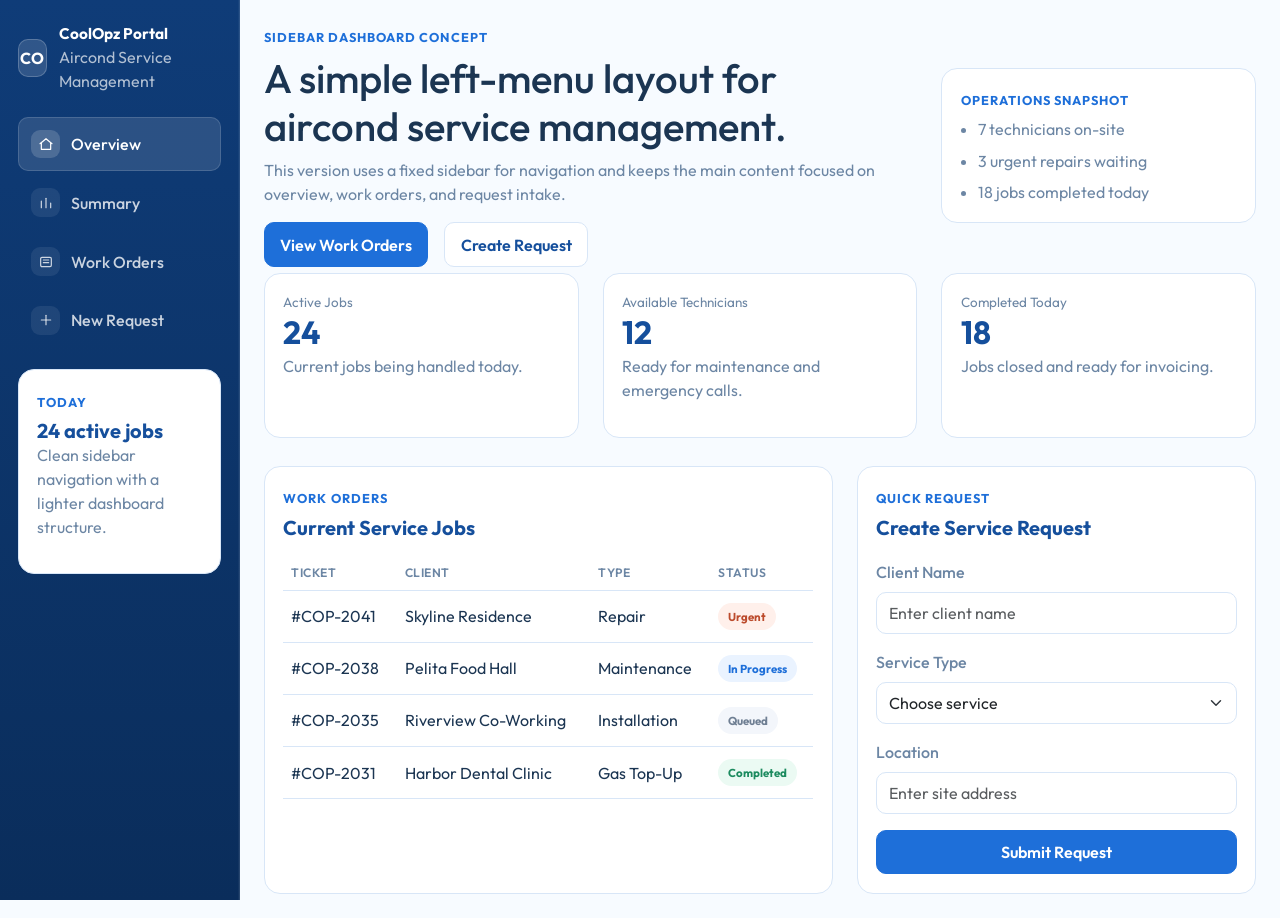
<file: index.html>
<!DOCTYPE html>
<html lang="en">
<head>
    <meta charset="UTF-8">
    <meta name="viewport" content="width=device-width, initial-scale=1.0">
    <title>CoolOpz Portal</title>
    <link rel="preconnect" href="https://fonts.googleapis.com">
    <link rel="preconnect" href="https://fonts.gstatic.com" crossorigin>
    <link href="https://fonts.googleapis.com/css2?family=Outfit:wght@300;400;500;600;700&display=swap" rel="stylesheet">
    <link href="https://cdn.jsdelivr.net/npm/bootstrap@5.3.3/dist/css/bootstrap.min.css" rel="stylesheet" integrity="sha384-QWTKZyjpPEjISv5WaRU9OFeRpok6YctnYmDr5pNlyT2bRjXh0JMhjY6hW+ALEwIH" crossorigin="anonymous">
    <link rel="stylesheet" href="assets/css/theme.css">
</head>
<body>
    <div class="portal-layout">
        <aside class="portal-sidebar">
            <div>
                <a class="sidebar-brand" href="#overview">
                    <span class="brand-mark">CO</span>
                    <span>
                        <span class="brand-title d-block">CoolOpz Portal</span>
                        <span class="brand-subtitle d-block">Aircond Service Management</span>
                    </span>
                </a>

                <nav class="sidebar-nav mt-4">
                    <a class="sidebar-link active" href="#overview">
                        <span class="sidebar-icon" aria-hidden="true">
                            <svg viewBox="0 0 24 24" fill="none" stroke="currentColor" stroke-width="1.8" stroke-linecap="round" stroke-linejoin="round">
                                <path d="M3 11.5 12 4l9 7.5"></path>
                                <path d="M5 10.5V20h14v-9.5"></path>
                            </svg>
                        </span>
                        <span>Overview</span>
                    </a>
                    <a class="sidebar-link" href="#stats">
                        <span class="sidebar-icon" aria-hidden="true">
                            <svg viewBox="0 0 24 24" fill="none" stroke="currentColor" stroke-width="1.8" stroke-linecap="round" stroke-linejoin="round">
                                <path d="M5 19V9"></path>
                                <path d="M12 19V5"></path>
                                <path d="M19 19v-7"></path>
                            </svg>
                        </span>
                        <span>Summary</span>
                    </a>
                    <a class="sidebar-link" href="#jobs">
                        <span class="sidebar-icon" aria-hidden="true">
                            <svg viewBox="0 0 24 24" fill="none" stroke="currentColor" stroke-width="1.8" stroke-linecap="round" stroke-linejoin="round">
                                <rect x="4" y="5" width="16" height="14" rx="2"></rect>
                                <path d="M8 9h8"></path>
                                <path d="M8 13h8"></path>
                            </svg>
                        </span>
                        <span>Work Orders</span>
                    </a>
                    <a class="sidebar-link" href="#request">
                        <span class="sidebar-icon" aria-hidden="true">
                            <svg viewBox="0 0 24 24" fill="none" stroke="currentColor" stroke-width="1.8" stroke-linecap="round" stroke-linejoin="round">
                                <path d="M12 5v14"></path>
                                <path d="M5 12h14"></path>
                            </svg>
                        </span>
                        <span>New Request</span>
                    </a>
                </nav>
            </div>

            <div class="sidebar-footer">
                <div class="simple-panel sidebar-card">
                    <span class="section-label">Today</span>
                    <h2 class="panel-title">24 active jobs</h2>
                    <p>Clean sidebar navigation with a lighter dashboard structure.</p>
                </div>
            </div>
        </aside>

        <main class="portal-main">
            <section class="hero-section" id="overview">
                <div class="row align-items-center g-4">
                    <div class="col-xl-8">
                        <span class="section-label">Sidebar dashboard concept</span>
                        <h1 class="hero-title">A simple left-menu layout for aircond service management.</h1>
                        <p class="hero-copy">This version uses a fixed sidebar for navigation and keeps the main content focused on overview, work orders, and request intake.</p>
                        <div class="d-flex flex-wrap gap-3">
                            <a class="btn btn-portal-primary" href="#jobs">View Work Orders</a>
                            <a class="btn btn-portal-secondary" href="#request">Create Request</a>
                        </div>
                    </div>
                    <div class="col-xl-4">
                        <div class="simple-panel hero-note">
                            <span class="section-label">Operations snapshot</span>
                            <ul class="snapshot-list">
                                <li>7 technicians on-site</li>
                                <li>3 urgent repairs waiting</li>
                                <li>18 jobs completed today</li>
                            </ul>
                        </div>
                    </div>
                </div>
            </section>

            <section class="row g-3 g-lg-4" id="stats">
                <div class="col-md-4">
                    <div class="simple-panel stat-card">
                        <span class="stat-label">Active Jobs</span>
                        <strong class="stat-value">24</strong>
                        <p>Current jobs being handled today.</p>
                    </div>
                </div>
                <div class="col-md-4">
                    <div class="simple-panel stat-card">
                        <span class="stat-label">Available Technicians</span>
                        <strong class="stat-value">12</strong>
                        <p>Ready for maintenance and emergency calls.</p>
                    </div>
                </div>
                <div class="col-md-4">
                    <div class="simple-panel stat-card">
                        <span class="stat-label">Completed Today</span>
                        <strong class="stat-value">18</strong>
                        <p>Jobs closed and ready for invoicing.</p>
                    </div>
                </div>
            </section>

            <section class="row g-4 mt-1">
                <div class="col-xl-7" id="jobs">
                    <div class="simple-panel h-100">
                        <span class="section-label">Work orders</span>
                        <h2 class="panel-title">Current Service Jobs</h2>

                        <div class="table-responsive mt-3">
                            <table class="table portal-table align-middle mb-0">
                                <thead>
                                    <tr>
                                        <th>Ticket</th>
                                        <th>Client</th>
                                        <th>Type</th>
                                        <th>Status</th>
                                    </tr>
                                </thead>
                                <tbody>
                                    <tr>
                                        <td>#COP-2041</td>
                                        <td>Skyline Residence</td>
                                        <td>Repair</td>
                                        <td><span class="status-badge status-urgent">Urgent</span></td>
                                    </tr>
                                    <tr>
                                        <td>#COP-2038</td>
                                        <td>Pelita Food Hall</td>
                                        <td>Maintenance</td>
                                        <td><span class="status-badge status-progress">In Progress</span></td>
                                    </tr>
                                    <tr>
                                        <td>#COP-2035</td>
                                        <td>Riverview Co-Working</td>
                                        <td>Installation</td>
                                        <td><span class="status-badge status-queued">Queued</span></td>
                                    </tr>
                                    <tr>
                                        <td>#COP-2031</td>
                                        <td>Harbor Dental Clinic</td>
                                        <td>Gas Top-Up</td>
                                        <td><span class="status-badge status-complete">Completed</span></td>
                                    </tr>
                                </tbody>
                            </table>
                        </div>
                    </div>
                </div>

                <div class="col-xl-5" id="request">
                    <div class="simple-panel h-100">
                        <span class="section-label">Quick request</span>
                        <h2 class="panel-title">Create Service Request</h2>
                        <form class="row g-3 mt-1">
                            <div class="col-12">
                                <label class="form-label">Client Name</label>
                                <input type="text" class="form-control" placeholder="Enter client name">
                            </div>
                            <div class="col-12">
                                <label class="form-label">Service Type</label>
                                <select class="form-select">
                                    <option selected>Choose service</option>
                                    <option>Maintenance</option>
                                    <option>Repair</option>
                                    <option>Installation</option>
                                </select>
                            </div>
                            <div class="col-12">
                                <label class="form-label">Location</label>
                                <input type="text" class="form-control" placeholder="Enter site address">
                            </div>
                            <div class="col-12">
                                <button type="button" class="btn btn-portal-primary w-100">Submit Request</button>
                            </div>
                        </form>
                    </div>
                </div>
            </section>
        </main>
    </div>

    <script src="https://cdn.jsdelivr.net/npm/bootstrap@5.3.3/dist/js/bootstrap.bundle.min.js" integrity="sha384-YvpcrYf0tY3lHB60NNkmXc5s9fDVZLESaAA55NDzOxhy9GkcIdslK1eN7N6jIeHz" crossorigin="anonymous"></script>
</body>
</html>
</file>
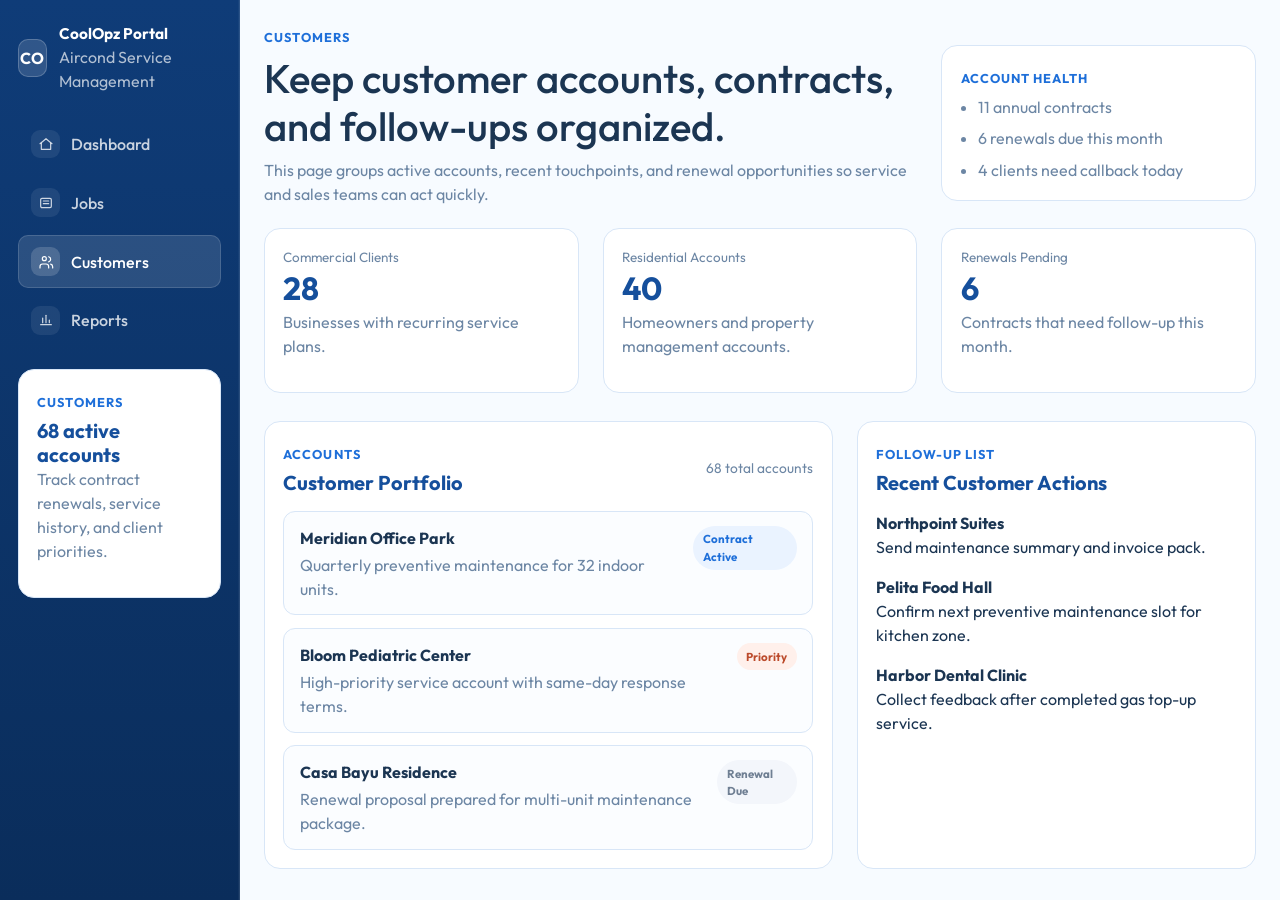
<file: customers.html>
<!DOCTYPE html>
<html lang="en">
<head>
    <meta charset="UTF-8">
    <meta name="viewport" content="width=device-width, initial-scale=1.0">
    <title>CoolOpz Portal | Customers</title>
    <link rel="preconnect" href="https://fonts.googleapis.com">
    <link rel="preconnect" href="https://fonts.gstatic.com" crossorigin>
    <link href="https://fonts.googleapis.com/css2?family=Outfit:wght@300;400;500;600;700&display=swap" rel="stylesheet">
    <link href="https://cdn.jsdelivr.net/npm/bootstrap@5.3.3/dist/css/bootstrap.min.css" rel="stylesheet" integrity="sha384-QWTKZyjpPEjISv5WaRU9OFeRpok6YctnYmDr5pNlyT2bRjXh0JMhjY6hW+ALEwIH" crossorigin="anonymous">
    <link rel="stylesheet" href="assets/css/theme.css">
</head>
<body>
    <div class="portal-layout">
        <aside class="portal-sidebar">
            <div>
                <a class="sidebar-brand" href="index.html">
                    <span class="brand-mark">CO</span>
                    <span>
                        <span class="brand-title d-block">CoolOpz Portal</span>
                        <span class="brand-subtitle d-block">Aircond Service Management</span>
                    </span>
                </a>

                <nav class="sidebar-nav mt-4">
                    <a class="sidebar-link" href="index.html">
                        <span class="sidebar-icon" aria-hidden="true">
                            <svg viewBox="0 0 24 24" fill="none" stroke="currentColor" stroke-width="1.8" stroke-linecap="round" stroke-linejoin="round">
                                <path d="M3 11.5 12 4l9 7.5"></path>
                                <path d="M5 10.5V20h14v-9.5"></path>
                            </svg>
                        </span>
                        <span>Dashboard</span>
                    </a>
                    <a class="sidebar-link" href="jobs.html">
                        <span class="sidebar-icon" aria-hidden="true">
                            <svg viewBox="0 0 24 24" fill="none" stroke="currentColor" stroke-width="1.8" stroke-linecap="round" stroke-linejoin="round">
                                <rect x="4" y="5" width="16" height="14" rx="2"></rect>
                                <path d="M8 9h8"></path>
                                <path d="M8 13h8"></path>
                            </svg>
                        </span>
                        <span>Jobs</span>
                    </a>
                    <a class="sidebar-link active" href="customers.html">
                        <span class="sidebar-icon" aria-hidden="true">
                            <svg viewBox="0 0 24 24" fill="none" stroke="currentColor" stroke-width="1.8" stroke-linecap="round" stroke-linejoin="round">
                                <path d="M16 21v-2a4 4 0 0 0-4-4H7a4 4 0 0 0-4 4v2"></path>
                                <circle cx="9.5" cy="7" r="3"></circle>
                                <path d="M22 21v-2a4 4 0 0 0-3-3.87"></path>
                                <path d="M16 4.13a4 4 0 0 1 0 7.75"></path>
                            </svg>
                        </span>
                        <span>Customers</span>
                    </a>
                    <a class="sidebar-link" href="reports.html">
                        <span class="sidebar-icon" aria-hidden="true">
                            <svg viewBox="0 0 24 24" fill="none" stroke="currentColor" stroke-width="1.8" stroke-linecap="round" stroke-linejoin="round">
                                <path d="M4 19h16"></path>
                                <path d="M7 16V9"></path>
                                <path d="M12 16V5"></path>
                                <path d="M17 16v-4"></path>
                            </svg>
                        </span>
                        <span>Reports</span>
                    </a>
                </nav>
            </div>

            <div class="sidebar-footer">
                <div class="simple-panel sidebar-card">
                    <span class="section-label">Customers</span>
                    <h2 class="panel-title">68 active accounts</h2>
                    <p>Track contract renewals, service history, and client priorities.</p>
                </div>
            </div>
        </aside>

        <main class="portal-main">
            <section class="hero-section">
                <div class="row align-items-center g-4">
                    <div class="col-xl-8">
                        <span class="section-label">Customers</span>
                        <h1 class="hero-title">Keep customer accounts, contracts, and follow-ups organized.</h1>
                        <p class="hero-copy">This page groups active accounts, recent touchpoints, and renewal opportunities so service and sales teams can act quickly.</p>
                    </div>
                    <div class="col-xl-4">
                        <div class="simple-panel hero-note">
                            <span class="section-label">Account health</span>
                            <ul class="snapshot-list">
                                <li>11 annual contracts</li>
                                <li>6 renewals due this month</li>
                                <li>4 clients need callback today</li>
                            </ul>
                        </div>
                    </div>
                </div>
            </section>

            <section class="row g-3 g-lg-4">
                <div class="col-md-4">
                    <div class="simple-panel stat-card">
                        <span class="stat-label">Commercial Clients</span>
                        <strong class="stat-value">28</strong>
                        <p>Businesses with recurring service plans.</p>
                    </div>
                </div>
                <div class="col-md-4">
                    <div class="simple-panel stat-card">
                        <span class="stat-label">Residential Accounts</span>
                        <strong class="stat-value">40</strong>
                        <p>Homeowners and property management accounts.</p>
                    </div>
                </div>
                <div class="col-md-4">
                    <div class="simple-panel stat-card">
                        <span class="stat-label">Renewals Pending</span>
                        <strong class="stat-value">6</strong>
                        <p>Contracts that need follow-up this month.</p>
                    </div>
                </div>
            </section>

            <section class="row g-4 mt-1">
                <div class="col-xl-7">
                    <div class="simple-panel h-100">
                        <div class="panel-head mb-3">
                            <div>
                                <span class="section-label">Accounts</span>
                                <h2 class="panel-title">Customer Portfolio</h2>
                            </div>
                            <span class="subtle-note">68 total accounts</span>
                        </div>

                        <div class="card-stack">
                            <div class="stack-card">
                                <div>
                                    <strong>Meridian Office Park</strong>
                                    <p>Quarterly preventive maintenance for 32 indoor units.</p>
                                </div>
                                <span class="status-badge status-progress">Contract Active</span>
                            </div>
                            <div class="stack-card">
                                <div>
                                    <strong>Bloom Pediatric Center</strong>
                                    <p>High-priority service account with same-day response terms.</p>
                                </div>
                                <span class="status-badge status-urgent">Priority</span>
                            </div>
                            <div class="stack-card">
                                <div>
                                    <strong>Casa Bayu Residence</strong>
                                    <p>Renewal proposal prepared for multi-unit maintenance package.</p>
                                </div>
                                <span class="status-badge status-queued">Renewal Due</span>
                            </div>
                        </div>
                    </div>
                </div>

                <div class="col-xl-5">
                    <div class="simple-panel h-100">
                        <span class="section-label">Follow-up list</span>
                        <h2 class="panel-title">Recent Customer Actions</h2>
                        <div class="info-list mt-3">
                            <div class="info-row">
                                <div>
                                    <strong>Northpoint Suites</strong>
                                    <p>Send maintenance summary and invoice pack.</p>
                                </div>
                            </div>
                            <div class="info-row">
                                <div>
                                    <strong>Pelita Food Hall</strong>
                                    <p>Confirm next preventive maintenance slot for kitchen zone.</p>
                                </div>
                            </div>
                            <div class="info-row">
                                <div>
                                    <strong>Harbor Dental Clinic</strong>
                                    <p>Collect feedback after completed gas top-up service.</p>
                                </div>
                            </div>
                        </div>
                    </div>
                </div>
            </section>
        </main>
    </div>

    <script src="https://cdn.jsdelivr.net/npm/bootstrap@5.3.3/dist/js/bootstrap.bundle.min.js" integrity="sha384-YvpcrYf0tY3lHB60NNkmXc5s9fDVZLESaAA55NDzOxhy9GkcIdslK1eN7N6jIeHz" crossorigin="anonymous"></script>
</body>
</html>
</file>
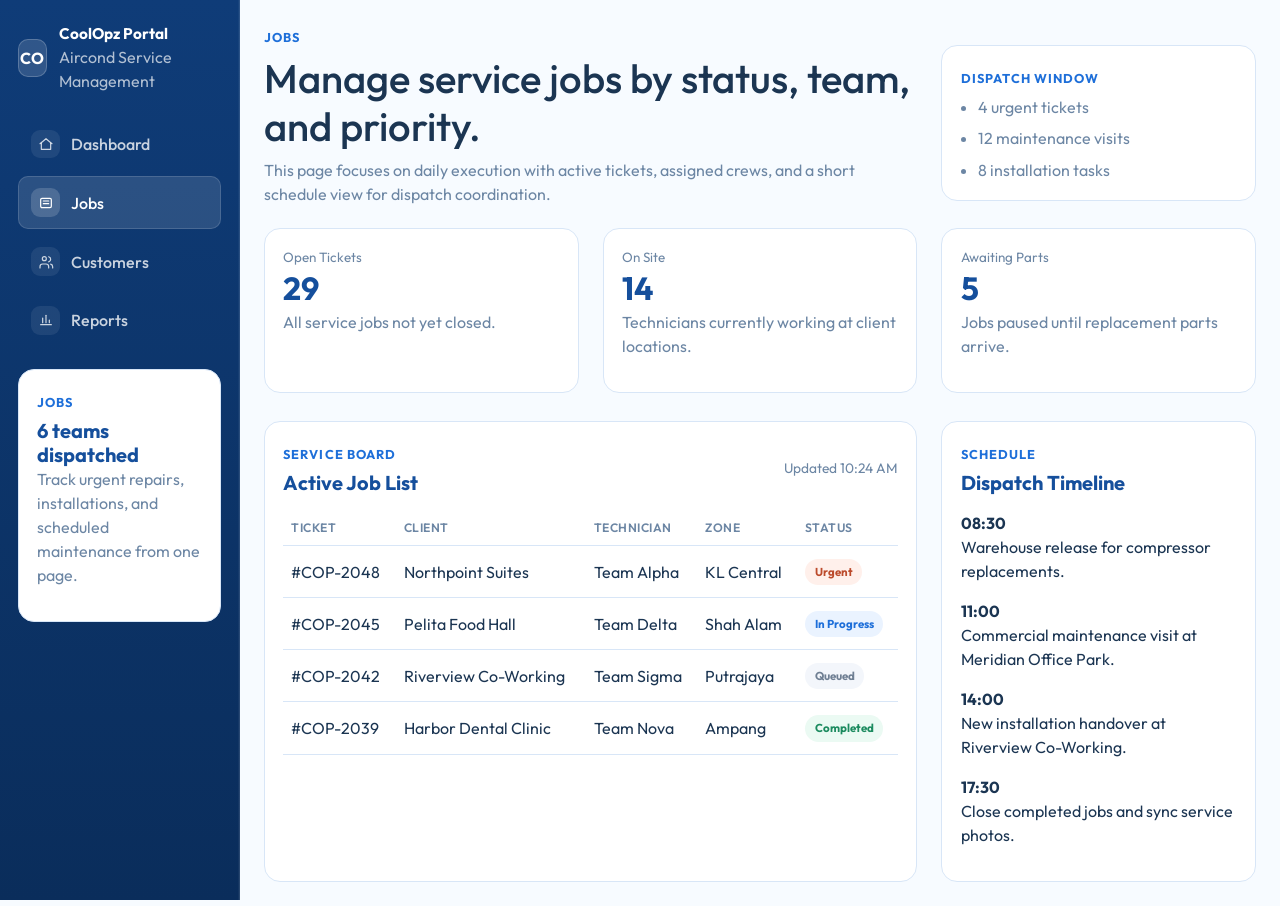
<file: jobs.html>
<!DOCTYPE html>
<html lang="en">
<head>
    <meta charset="UTF-8">
    <meta name="viewport" content="width=device-width, initial-scale=1.0">
    <title>CoolOpz Portal | Jobs</title>
    <link rel="preconnect" href="https://fonts.googleapis.com">
    <link rel="preconnect" href="https://fonts.gstatic.com" crossorigin>
    <link href="https://fonts.googleapis.com/css2?family=Outfit:wght@300;400;500;600;700&display=swap" rel="stylesheet">
    <link href="https://cdn.jsdelivr.net/npm/bootstrap@5.3.3/dist/css/bootstrap.min.css" rel="stylesheet" integrity="sha384-QWTKZyjpPEjISv5WaRU9OFeRpok6YctnYmDr5pNlyT2bRjXh0JMhjY6hW+ALEwIH" crossorigin="anonymous">
    <link rel="stylesheet" href="assets/css/theme.css">
</head>
<body>
    <div class="portal-layout">
        <aside class="portal-sidebar">
            <div>
                <a class="sidebar-brand" href="index.html">
                    <span class="brand-mark">CO</span>
                    <span>
                        <span class="brand-title d-block">CoolOpz Portal</span>
                        <span class="brand-subtitle d-block">Aircond Service Management</span>
                    </span>
                </a>

                <nav class="sidebar-nav mt-4">
                    <a class="sidebar-link" href="index.html">
                        <span class="sidebar-icon" aria-hidden="true">
                            <svg viewBox="0 0 24 24" fill="none" stroke="currentColor" stroke-width="1.8" stroke-linecap="round" stroke-linejoin="round">
                                <path d="M3 11.5 12 4l9 7.5"></path>
                                <path d="M5 10.5V20h14v-9.5"></path>
                            </svg>
                        </span>
                        <span>Dashboard</span>
                    </a>
                    <a class="sidebar-link active" href="jobs.html">
                        <span class="sidebar-icon" aria-hidden="true">
                            <svg viewBox="0 0 24 24" fill="none" stroke="currentColor" stroke-width="1.8" stroke-linecap="round" stroke-linejoin="round">
                                <rect x="4" y="5" width="16" height="14" rx="2"></rect>
                                <path d="M8 9h8"></path>
                                <path d="M8 13h8"></path>
                            </svg>
                        </span>
                        <span>Jobs</span>
                    </a>
                    <a class="sidebar-link" href="customers.html">
                        <span class="sidebar-icon" aria-hidden="true">
                            <svg viewBox="0 0 24 24" fill="none" stroke="currentColor" stroke-width="1.8" stroke-linecap="round" stroke-linejoin="round">
                                <path d="M16 21v-2a4 4 0 0 0-4-4H7a4 4 0 0 0-4 4v2"></path>
                                <circle cx="9.5" cy="7" r="3"></circle>
                                <path d="M22 21v-2a4 4 0 0 0-3-3.87"></path>
                                <path d="M16 4.13a4 4 0 0 1 0 7.75"></path>
                            </svg>
                        </span>
                        <span>Customers</span>
                    </a>
                    <a class="sidebar-link" href="reports.html">
                        <span class="sidebar-icon" aria-hidden="true">
                            <svg viewBox="0 0 24 24" fill="none" stroke="currentColor" stroke-width="1.8" stroke-linecap="round" stroke-linejoin="round">
                                <path d="M4 19h16"></path>
                                <path d="M7 16V9"></path>
                                <path d="M12 16V5"></path>
                                <path d="M17 16v-4"></path>
                            </svg>
                        </span>
                        <span>Reports</span>
                    </a>
                </nav>
            </div>

            <div class="sidebar-footer">
                <div class="simple-panel sidebar-card">
                    <span class="section-label">Jobs</span>
                    <h2 class="panel-title">6 teams dispatched</h2>
                    <p>Track urgent repairs, installations, and scheduled maintenance from one page.</p>
                </div>
            </div>
        </aside>

        <main class="portal-main">
            <section class="hero-section">
                <div class="row align-items-center g-4">
                    <div class="col-xl-8">
                        <span class="section-label">Jobs</span>
                        <h1 class="hero-title">Manage service jobs by status, team, and priority.</h1>
                        <p class="hero-copy">This page focuses on daily execution with active tickets, assigned crews, and a short schedule view for dispatch coordination.</p>
                    </div>
                    <div class="col-xl-4">
                        <div class="simple-panel hero-note">
                            <span class="section-label">Dispatch window</span>
                            <ul class="snapshot-list">
                                <li>4 urgent tickets</li>
                                <li>12 maintenance visits</li>
                                <li>8 installation tasks</li>
                            </ul>
                        </div>
                    </div>
                </div>
            </section>

            <section class="row g-3 g-lg-4">
                <div class="col-md-4">
                    <div class="simple-panel stat-card">
                        <span class="stat-label">Open Tickets</span>
                        <strong class="stat-value">29</strong>
                        <p>All service jobs not yet closed.</p>
                    </div>
                </div>
                <div class="col-md-4">
                    <div class="simple-panel stat-card">
                        <span class="stat-label">On Site</span>
                        <strong class="stat-value">14</strong>
                        <p>Technicians currently working at client locations.</p>
                    </div>
                </div>
                <div class="col-md-4">
                    <div class="simple-panel stat-card">
                        <span class="stat-label">Awaiting Parts</span>
                        <strong class="stat-value">5</strong>
                        <p>Jobs paused until replacement parts arrive.</p>
                    </div>
                </div>
            </section>

            <section class="row g-4 mt-1">
                <div class="col-xl-8">
                    <div class="simple-panel h-100">
                        <div class="panel-head mb-3">
                            <div>
                                <span class="section-label">Service board</span>
                                <h2 class="panel-title">Active Job List</h2>
                            </div>
                            <span class="subtle-note">Updated 10:24 AM</span>
                        </div>

                        <div class="table-responsive">
                            <table class="table portal-table align-middle mb-0">
                                <thead>
                                    <tr>
                                        <th>Ticket</th>
                                        <th>Client</th>
                                        <th>Technician</th>
                                        <th>Zone</th>
                                        <th>Status</th>
                                    </tr>
                                </thead>
                                <tbody>
                                    <tr>
                                        <td>#COP-2048</td>
                                        <td>Northpoint Suites</td>
                                        <td>Team Alpha</td>
                                        <td>KL Central</td>
                                        <td><span class="status-badge status-urgent">Urgent</span></td>
                                    </tr>
                                    <tr>
                                        <td>#COP-2045</td>
                                        <td>Pelita Food Hall</td>
                                        <td>Team Delta</td>
                                        <td>Shah Alam</td>
                                        <td><span class="status-badge status-progress">In Progress</span></td>
                                    </tr>
                                    <tr>
                                        <td>#COP-2042</td>
                                        <td>Riverview Co-Working</td>
                                        <td>Team Sigma</td>
                                        <td>Putrajaya</td>
                                        <td><span class="status-badge status-queued">Queued</span></td>
                                    </tr>
                                    <tr>
                                        <td>#COP-2039</td>
                                        <td>Harbor Dental Clinic</td>
                                        <td>Team Nova</td>
                                        <td>Ampang</td>
                                        <td><span class="status-badge status-complete">Completed</span></td>
                                    </tr>
                                </tbody>
                            </table>
                        </div>
                    </div>
                </div>

                <div class="col-xl-4">
                    <div class="simple-panel h-100">
                        <span class="section-label">Schedule</span>
                        <h2 class="panel-title">Dispatch Timeline</h2>
                        <div class="info-list mt-3">
                            <div class="info-row">
                                <div>
                                    <strong>08:30</strong>
                                    <p>Warehouse release for compressor replacements.</p>
                                </div>
                            </div>
                            <div class="info-row">
                                <div>
                                    <strong>11:00</strong>
                                    <p>Commercial maintenance visit at Meridian Office Park.</p>
                                </div>
                            </div>
                            <div class="info-row">
                                <div>
                                    <strong>14:00</strong>
                                    <p>New installation handover at Riverview Co-Working.</p>
                                </div>
                            </div>
                            <div class="info-row">
                                <div>
                                    <strong>17:30</strong>
                                    <p>Close completed jobs and sync service photos.</p>
                                </div>
                            </div>
                        </div>
                    </div>
                </div>
            </section>
        </main>
    </div>

    <script src="https://cdn.jsdelivr.net/npm/bootstrap@5.3.3/dist/js/bootstrap.bundle.min.js" integrity="sha384-YvpcrYf0tY3lHB60NNkmXc5s9fDVZLESaAA55NDzOxhy9GkcIdslK1eN7N6jIeHz" crossorigin="anonymous"></script>
</body>
</html>
</file>
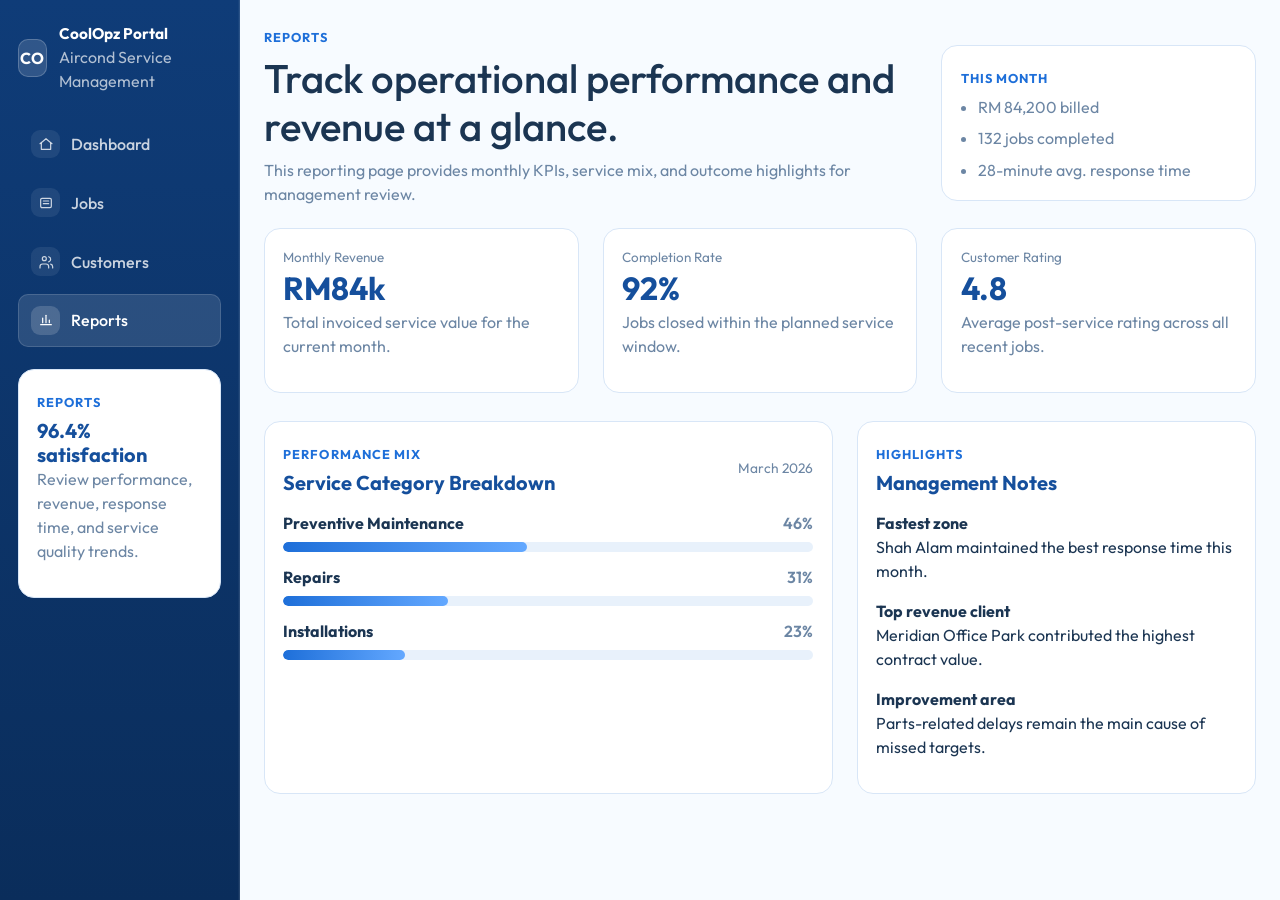
<file: reports.html>
<!DOCTYPE html>
<html lang="en">
<head>
    <meta charset="UTF-8">
    <meta name="viewport" content="width=device-width, initial-scale=1.0">
    <title>CoolOpz Portal | Reports</title>
    <link rel="preconnect" href="https://fonts.googleapis.com">
    <link rel="preconnect" href="https://fonts.gstatic.com" crossorigin>
    <link href="https://fonts.googleapis.com/css2?family=Outfit:wght@300;400;500;600;700&display=swap" rel="stylesheet">
    <link href="https://cdn.jsdelivr.net/npm/bootstrap@5.3.3/dist/css/bootstrap.min.css" rel="stylesheet" integrity="sha384-QWTKZyjpPEjISv5WaRU9OFeRpok6YctnYmDr5pNlyT2bRjXh0JMhjY6hW+ALEwIH" crossorigin="anonymous">
    <link rel="stylesheet" href="assets/css/theme.css">
</head>
<body>
    <div class="portal-layout">
        <aside class="portal-sidebar">
            <div>
                <a class="sidebar-brand" href="index.html">
                    <span class="brand-mark">CO</span>
                    <span>
                        <span class="brand-title d-block">CoolOpz Portal</span>
                        <span class="brand-subtitle d-block">Aircond Service Management</span>
                    </span>
                </a>

                <nav class="sidebar-nav mt-4">
                    <a class="sidebar-link" href="index.html">
                        <span class="sidebar-icon" aria-hidden="true">
                            <svg viewBox="0 0 24 24" fill="none" stroke="currentColor" stroke-width="1.8" stroke-linecap="round" stroke-linejoin="round">
                                <path d="M3 11.5 12 4l9 7.5"></path>
                                <path d="M5 10.5V20h14v-9.5"></path>
                            </svg>
                        </span>
                        <span>Dashboard</span>
                    </a>
                    <a class="sidebar-link" href="jobs.html">
                        <span class="sidebar-icon" aria-hidden="true">
                            <svg viewBox="0 0 24 24" fill="none" stroke="currentColor" stroke-width="1.8" stroke-linecap="round" stroke-linejoin="round">
                                <rect x="4" y="5" width="16" height="14" rx="2"></rect>
                                <path d="M8 9h8"></path>
                                <path d="M8 13h8"></path>
                            </svg>
                        </span>
                        <span>Jobs</span>
                    </a>
                    <a class="sidebar-link" href="customers.html">
                        <span class="sidebar-icon" aria-hidden="true">
                            <svg viewBox="0 0 24 24" fill="none" stroke="currentColor" stroke-width="1.8" stroke-linecap="round" stroke-linejoin="round">
                                <path d="M16 21v-2a4 4 0 0 0-4-4H7a4 4 0 0 0-4 4v2"></path>
                                <circle cx="9.5" cy="7" r="3"></circle>
                                <path d="M22 21v-2a4 4 0 0 0-3-3.87"></path>
                                <path d="M16 4.13a4 4 0 0 1 0 7.75"></path>
                            </svg>
                        </span>
                        <span>Customers</span>
                    </a>
                    <a class="sidebar-link active" href="reports.html">
                        <span class="sidebar-icon" aria-hidden="true">
                            <svg viewBox="0 0 24 24" fill="none" stroke="currentColor" stroke-width="1.8" stroke-linecap="round" stroke-linejoin="round">
                                <path d="M4 19h16"></path>
                                <path d="M7 16V9"></path>
                                <path d="M12 16V5"></path>
                                <path d="M17 16v-4"></path>
                            </svg>
                        </span>
                        <span>Reports</span>
                    </a>
                </nav>
            </div>

            <div class="sidebar-footer">
                <div class="simple-panel sidebar-card">
                    <span class="section-label">Reports</span>
                    <h2 class="panel-title">96.4% satisfaction</h2>
                    <p>Review performance, revenue, response time, and service quality trends.</p>
                </div>
            </div>
        </aside>

        <main class="portal-main">
            <section class="hero-section">
                <div class="row align-items-center g-4">
                    <div class="col-xl-8">
                        <span class="section-label">Reports</span>
                        <h1 class="hero-title">Track operational performance and revenue at a glance.</h1>
                        <p class="hero-copy">This reporting page provides monthly KPIs, service mix, and outcome highlights for management review.</p>
                    </div>
                    <div class="col-xl-4">
                        <div class="simple-panel hero-note">
                            <span class="section-label">This month</span>
                            <ul class="snapshot-list">
                                <li>RM 84,200 billed</li>
                                <li>132 jobs completed</li>
                                <li>28-minute avg. response time</li>
                            </ul>
                        </div>
                    </div>
                </div>
            </section>

            <section class="row g-3 g-lg-4">
                <div class="col-md-4">
                    <div class="simple-panel stat-card">
                        <span class="stat-label">Monthly Revenue</span>
                        <strong class="stat-value">RM84k</strong>
                        <p>Total invoiced service value for the current month.</p>
                    </div>
                </div>
                <div class="col-md-4">
                    <div class="simple-panel stat-card">
                        <span class="stat-label">Completion Rate</span>
                        <strong class="stat-value">92%</strong>
                        <p>Jobs closed within the planned service window.</p>
                    </div>
                </div>
                <div class="col-md-4">
                    <div class="simple-panel stat-card">
                        <span class="stat-label">Customer Rating</span>
                        <strong class="stat-value">4.8</strong>
                        <p>Average post-service rating across all recent jobs.</p>
                    </div>
                </div>
            </section>

            <section class="row g-4 mt-1">
                <div class="col-xl-7">
                    <div class="simple-panel h-100">
                        <div class="panel-head mb-3">
                            <div>
                                <span class="section-label">Performance mix</span>
                                <h2 class="panel-title">Service Category Breakdown</h2>
                            </div>
                            <span class="subtle-note">March 2026</span>
                        </div>

                        <div class="chart-stack">
                            <div class="chart-row">
                                <div class="chart-meta">
                                    <strong>Preventive Maintenance</strong>
                                    <span>46%</span>
                                </div>
                                <div class="chart-bar"><span style="width: 46%"></span></div>
                            </div>
                            <div class="chart-row">
                                <div class="chart-meta">
                                    <strong>Repairs</strong>
                                    <span>31%</span>
                                </div>
                                <div class="chart-bar"><span style="width: 31%"></span></div>
                            </div>
                            <div class="chart-row">
                                <div class="chart-meta">
                                    <strong>Installations</strong>
                                    <span>23%</span>
                                </div>
                                <div class="chart-bar"><span style="width: 23%"></span></div>
                            </div>
                        </div>
                    </div>
                </div>

                <div class="col-xl-5">
                    <div class="simple-panel h-100">
                        <span class="section-label">Highlights</span>
                        <h2 class="panel-title">Management Notes</h2>
                        <div class="info-list mt-3">
                            <div class="info-row">
                                <div>
                                    <strong>Fastest zone</strong>
                                    <p>Shah Alam maintained the best response time this month.</p>
                                </div>
                            </div>
                            <div class="info-row">
                                <div>
                                    <strong>Top revenue client</strong>
                                    <p>Meridian Office Park contributed the highest contract value.</p>
                                </div>
                            </div>
                            <div class="info-row">
                                <div>
                                    <strong>Improvement area</strong>
                                    <p>Parts-related delays remain the main cause of missed targets.</p>
                                </div>
                            </div>
                        </div>
                    </div>
                </div>
            </section>
        </main>
    </div>

    <script src="https://cdn.jsdelivr.net/npm/bootstrap@5.3.3/dist/js/bootstrap.bundle.min.js" integrity="sha384-YvpcrYf0tY3lHB60NNkmXc5s9fDVZLESaAA55NDzOxhy9GkcIdslK1eN7N6jIeHz" crossorigin="anonymous"></script>
</body>
</html>
</file>
<file: assets/css/theme.css>
:root {
    --portal-blue: #1e6fd9;
    --portal-blue-dark: #154f9c;
    --portal-sidebar: #0f3c78;
    --portal-sidebar-deep: #0a2d5b;
    --portal-sidebar-line: rgba(255, 255, 255, 0.12);
    --portal-sidebar-text: rgba(255, 255, 255, 0.78);
    --portal-blue-soft: #eef5ff;
    --portal-border: #d8e6f7;
    --portal-text: #1b3552;
    --portal-muted: #6c86a4;
    --portal-white: #ffffff;
    --portal-bg: #f7fbff;
    --portal-sidebar-width: 240px;
}

* {
    box-sizing: border-box;
}

body {
    margin: 0;
    min-height: 100vh;
    font-family: "Outfit", sans-serif;
    color: var(--portal-text);
    background: var(--portal-bg);
}

.public-page {
    display: flex;
    align-items: center;
    justify-content: center;
    padding: 1.5rem;
    background:
        radial-gradient(circle at top right, rgba(30, 111, 217, 0.12), transparent 32%),
        radial-gradient(circle at bottom left, rgba(15, 60, 120, 0.14), transparent 30%),
        var(--portal-bg);
}

.public-shell {
    width: 100%;
    max-width: 760px;
}

.public-card {
    box-shadow: 0 24px 60px rgba(18, 52, 94, 0.08);
}

.public-meta {
    display: grid;
    grid-template-columns: repeat(2, minmax(0, 1fr));
    gap: 0.75rem;
    padding: 0.9rem 1rem;
    border-radius: 14px;
    background: var(--portal-blue-soft);
    border: 1px solid var(--portal-border);
}

.public-meta span {
    color: var(--portal-muted);
}

@media (max-width: 767.98px) {
    .public-meta {
        grid-template-columns: 1fr;
    }
}

.portal-layout {
    display: grid;
    grid-template-columns: var(--portal-sidebar-width) 1fr;
    min-height: 100vh;
}

.portal-sidebar {
    display: flex;
    flex-direction: column;
    gap: 1.4rem;
    padding: 1.4rem 1.1rem;
    background: linear-gradient(180deg, var(--portal-sidebar) 0%, var(--portal-sidebar-deep) 100%);
    border-right: 1px solid var(--portal-sidebar-line);
    box-shadow: inset -1px 0 0 rgba(255, 255, 255, 0.04);
}

.portal-sidebar .offcanvas-body {
    display: flex;
    flex: 1;
    padding: 1.4rem 1.1rem;
}

.portal-offcanvas-header {
    background: linear-gradient(180deg, var(--portal-sidebar) 0%, var(--portal-sidebar-deep) 100%);
    border-bottom: 1px solid var(--portal-sidebar-line);
}

.sidebar-brand {
    display: flex;
    align-items: center;
    gap: 0.75rem;
    text-decoration: none;
}

.brand-mark {
    display: inline-flex;
    align-items: center;
    justify-content: center;
    width: 38px;
    height: 38px;
    border-radius: 10px;
    background: rgba(255, 255, 255, 0.14);
    color: var(--portal-white);
    border: 1px solid rgba(255, 255, 255, 0.2);
    font-weight: 700;
}

.brand-title {
    font-size: 0.96rem;
    font-weight: 700;
    color: var(--portal-white);
}

.brand-subtitle,
.hero-copy,
.stat-card p,
.snapshot-list,
.form-label,
.sidebar-card p {
    color: var(--portal-muted);
}

.brand-subtitle {
    color: rgba(255, 255, 255, 0.68);
}

.sidebar-nav {
    display: grid;
    gap: 0.35rem;
}

.sidebar-link {
    display: flex;
    align-items: center;
    gap: 0.7rem;
    padding: 0.7rem 0.8rem;
    border-radius: 10px;
    color: var(--portal-sidebar-text);
    text-decoration: none;
    font-weight: 500;
    border: 1px solid transparent;
}

.sidebar-icon {
    display: inline-flex;
    align-items: center;
    justify-content: center;
    width: 1.8rem;
    height: 1.8rem;
    border-radius: 9px;
    background: rgba(255, 255, 255, 0.08);
    flex-shrink: 0;
}

.sidebar-icon svg {
    width: 1rem;
    height: 1rem;
}

.sidebar-link:hover,
.sidebar-link:focus,
.sidebar-link.active {
    background: rgba(255, 255, 255, 0.12);
    border-color: rgba(255, 255, 255, 0.14);
    color: var(--portal-white);
}

.sidebar-link:hover .sidebar-icon,
.sidebar-link:focus .sidebar-icon,
.sidebar-link.active .sidebar-icon {
    background: rgba(255, 255, 255, 0.16);
}

.portal-main {
    padding: 1.5rem;
}

.portal-topbar {
    display: flex;
    align-items: center;
    justify-content: space-between;
    gap: 0.75rem;
    margin-bottom: 1rem;
    padding: 0.8rem 1rem;
    background: linear-gradient(180deg, var(--portal-sidebar) 0%, var(--portal-sidebar-deep) 100%);
    border: 1px solid var(--portal-sidebar-line);
    border-radius: 16px;
}

.topbar-main {
    display: flex;
    align-items: center;
    gap: 0.75rem;
}

.menu-toggle {
    display: inline-flex;
    flex-direction: column;
    justify-content: center;
    gap: 0.22rem;
    width: 2.25rem;
    height: 2.25rem;
    padding: 0.45rem;
    border-radius: 10px;
    border: 1px solid rgba(255, 255, 255, 0.14);
    background: rgba(255, 255, 255, 0.08);
}

.menu-toggle:hover,
.menu-toggle:focus {
    background: rgba(255, 255, 255, 0.14);
    border-color: rgba(255, 255, 255, 0.2);
}

.menu-toggle-bar {
    display: block;
    width: 100%;
    height: 2px;
    border-radius: 999px;
    background: var(--portal-white);
}

.topbar-label {
    display: inline-block;
    margin-bottom: 0.1rem;
    font-size: 0.74rem;
    font-weight: 700;
    letter-spacing: 0.08em;
    text-transform: uppercase;
    color: rgba(255, 255, 255, 0.72);
}

.topbar-copy {
    margin: 0;
    font-size: 0.94rem;
    color: rgba(255, 255, 255, 0.82);
}

.topbar-actions {
    display: flex;
    align-items: center;
    gap: 0.65rem;
}

.user-chip {
    display: flex;
    align-items: center;
    gap: 0.65rem;
    padding: 0.35rem 0.6rem;
    border-radius: 12px;
    background: rgba(255, 255, 255, 0.08);
    border: 1px solid rgba(255, 255, 255, 0.12);
}

.user-avatar {
    display: inline-flex;
    align-items: center;
    justify-content: center;
    width: 2rem;
    height: 2rem;
    border-radius: 10px;
    background: rgba(255, 255, 255, 0.14);
    color: var(--portal-white);
    font-weight: 700;
}

.user-chip strong {
    display: block;
    font-size: 0.9rem;
    color: var(--portal-white);
}

.user-chip span:last-child {
    font-size: 0.82rem;
    color: rgba(255, 255, 255, 0.68);
}

.portal-topbar .btn-portal-secondary {
    background: rgba(255, 255, 255, 0.08);
    border-color: rgba(255, 255, 255, 0.14);
    color: var(--portal-white);
}

.portal-topbar .btn-portal-secondary:hover,
.portal-topbar .btn-portal-secondary:focus {
    background: rgba(255, 255, 255, 0.16);
    border-color: rgba(255, 255, 255, 0.22);
    color: var(--portal-white);
}

.btn-portal-primary,
.btn-portal-secondary {
    border-radius: 10px;
    padding: 0.58rem 0.95rem;
    font-weight: 600;
}

.btn-portal-primary {
    background: var(--portal-blue);
    border: 1px solid var(--portal-blue);
    color: var(--portal-white);
}

.btn-portal-primary:hover,
.btn-portal-primary:focus {
    background: var(--portal-blue-dark);
    border-color: var(--portal-blue-dark);
    color: var(--portal-white);
}

.btn-portal-secondary {
    background: var(--portal-white);
    border: 1px solid var(--portal-border);
    color: var(--portal-blue-dark);
}

.btn-portal-secondary:hover,
.btn-portal-secondary:focus {
    background: var(--portal-blue-soft);
    color: var(--portal-blue-dark);
}

.hero-section {
    padding-bottom: 0.35rem;
}

.section-label {
    display: inline-block;
    margin-bottom: 0.45rem;
    color: var(--portal-blue);
    font-size: 0.8rem;
    font-weight: 700;
    letter-spacing: 0.08em;
    text-transform: uppercase;
}

.simple-panel {
    padding: 1.15rem;
    background: var(--portal-white);
    border: 1px solid var(--portal-border);
    border-radius: 16px;
}

.panel-head {
    display: flex;
    align-items: center;
    justify-content: space-between;
    gap: 0.75rem;
}

.panel-title {
    margin: 0;
    font-size: 1.25rem;
    font-weight: 700;
    color: var(--portal-blue-dark);
}

.snapshot-list {
    margin: 0;
    padding-left: 1.1rem;
}

.snapshot-list li + li {
    margin-top: 0.45rem;
}

.stat-card {
    height: 100%;
}

.stat-label {
    display: block;
    font-size: 0.84rem;
    color: var(--portal-muted);
}

.stat-value {
    display: block;
    margin: 0.25rem 0 0.4rem;
    font-size: 2rem;
    line-height: 1;
    color: var(--portal-blue-dark);
}

.subtle-note {
    font-size: 0.86rem;
    color: var(--portal-muted);
}

.portal-table {
    --bs-table-bg: transparent;
    --bs-table-color: var(--portal-text);
}

.portal-table thead th {
    color: var(--portal-muted);
    font-size: 0.76rem;
    font-weight: 600;
    letter-spacing: 0.04em;
    text-transform: uppercase;
    border-bottom-color: var(--portal-border);
}

.portal-table tbody td {
    padding-top: 0.75rem;
    padding-bottom: 0.75rem;
    border-color: var(--portal-border);
}

.staff-actions {
    display: flex;
    align-items: center;
    gap: 0.55rem;
    flex-wrap: wrap;
}

.staff-reset-panel {
    margin-top: 1rem;
    padding-top: 1rem;
    border-top: 1px solid var(--portal-border);
}

.clock-action-panel {
    display: grid;
    gap: 1rem;
}

.clock-status-stack {
    display: grid;
    gap: 0.35rem;
}

.clock-time-mark {
    font-size: 1.75rem;
    line-height: 1;
    font-weight: 700;
    color: var(--portal-blue-dark);
}

.clock-history-note {
    color: #1c8b5f;
    font-weight: 600;
}

.status-badge {
    display: inline-flex;
    align-items: center;
    justify-content: center;
    padding: 0.3rem 0.6rem;
    border-radius: 999px;
    font-size: 0.72rem;
    font-weight: 700;
}

.status-urgent {
    background: #fff0eb;
    color: #bc4b2c;
}

.status-progress {
    background: #eaf3ff;
    color: var(--portal-blue);
}

.status-queued {
    background: #f3f6fb;
    color: #6f7f93;
}

.status-complete {
    background: #ebfaf3;
    color: #1c8b5f;
}

.card-stack,
.chart-stack {
    display: grid;
    gap: 0.8rem;
}

.stack-card {
    display: flex;
    align-items: flex-start;
    justify-content: space-between;
    gap: 0.75rem;
    padding: 0.85rem 0.95rem;
    border-radius: 12px;
    background: #fbfdff;
    border: 1px solid var(--portal-border);
}

.stack-card p {
    margin: 0.2rem 0 0;
    color: var(--portal-muted);
}

.chart-row {
    display: grid;
    gap: 0.45rem;
}

.chart-meta {
    display: flex;
    align-items: center;
    justify-content: space-between;
    gap: 1rem;
}

.chart-meta span {
    color: var(--portal-muted);
    font-weight: 600;
}

.chart-bar {
    width: 100%;
    height: 10px;
    background: #e8f1fb;
    border-radius: 999px;
    overflow: hidden;
}

.chart-bar span {
    display: block;
    height: 100%;
    border-radius: inherit;
    background: linear-gradient(90deg, var(--portal-blue), #63a8ff);
}

@media (min-width: 992px) {
    .portal-sidebar {
        position: sticky;
        top: 0;
        align-self: start;
        height: 100vh;
        overflow-y: auto;
    }
}

@media (max-width: 991.98px) {
    .portal-layout {
        grid-template-columns: 1fr;
    }

    .portal-sidebar {
        width: min(var(--portal-sidebar-width), 85vw);
        padding: 0;
        border-right: 0;
        border-bottom: 0;
    }

    .portal-sidebar .offcanvas-body {
        padding: 1rem;
    }

}

@media (max-width: 767.98px) {
    .portal-main,
    .simple-panel {
        padding: 1rem;
    }

    .portal-topbar,
    .panel-head,
    .stack-card {
        flex-direction: column;
        align-items: flex-start;
    }

    .topbar-actions {
        width: 100%;
        flex-direction: column;
        align-items: stretch;
    }

    .user-chip {
        width: 100%;
    }
}

.login-body {
    display: grid;
    place-items: center;
    padding: 1.5rem;
    background:
        radial-gradient(circle at top left, rgba(30, 111, 217, 0.14), transparent 30%),
        linear-gradient(180deg, #f4f9ff 0%, #eef5ff 100%);
}

.login-shell {
    width: min(100%, 440px);
}

.login-card {
    padding: 1.5rem;
    background: var(--portal-white);
    border: 1px solid var(--portal-border);
    border-radius: 18px;
    box-shadow: 0 20px 45px rgba(10, 45, 91, 0.08);
}

.login-brand {
    display: flex;
    align-items: center;
    gap: 0.9rem;
    margin-bottom: 1.2rem;
}

.login-brand strong {
    display: block;
    color: var(--portal-blue-dark);
}

.login-brand span:last-child {
    color: var(--portal-muted);
    font-size: 0.9rem;
}

.login-copy {
    margin-bottom: 0.85rem;
}

.login-title {
    margin: 0 0 0.4rem;
    font-size: 1.6rem;
    color: var(--portal-blue-dark);
}

.login-copy p {
    margin: 0;
    color: var(--portal-muted);
}

.login-alert {
    margin-bottom: 0.85rem;
    padding: 0.75rem 0.9rem;
    border-radius: 12px;
    background: #fff0eb;
    border: 1px solid #ffd3c8;
    color: #bc4b2c;
    font-weight: 500;
}

.form-success {
    margin-bottom: 0.85rem;
    padding: 0.75rem 0.9rem;
    border-radius: 12px;
    background: #ebfaf3;
    border: 1px solid #bdeacf;
    color: #1c8b5f;
    font-weight: 500;
}

.form-label {
    font-weight: 500;
}

.form-control,
.form-select {
    min-height: 42px;
    border-radius: 10px;
    border-color: var(--portal-border);
    box-shadow: none;
}

.form-control:focus,
.form-select:focus {
    border-color: #a8c9f3;
    box-shadow: 0 0 0 0.2rem rgba(30, 111, 217, 0.1);
}

.notes-field {
    min-height: 96px;
    resize: vertical;
}

.jobs-form-actions,
.jobs-actions {
    display: flex;
    gap: 0.6rem;
    flex-wrap: wrap;
}

.jobs-actions {
    gap: 0.45rem;
}

.login-help {
    display: grid;
    gap: 0.2rem;
    margin-top: 0.85rem;
    padding-top: 0.85rem;
    border-top: 1px solid var(--portal-border);
    color: var(--portal-muted);
    font-size: 0.88rem;
}
</file>
